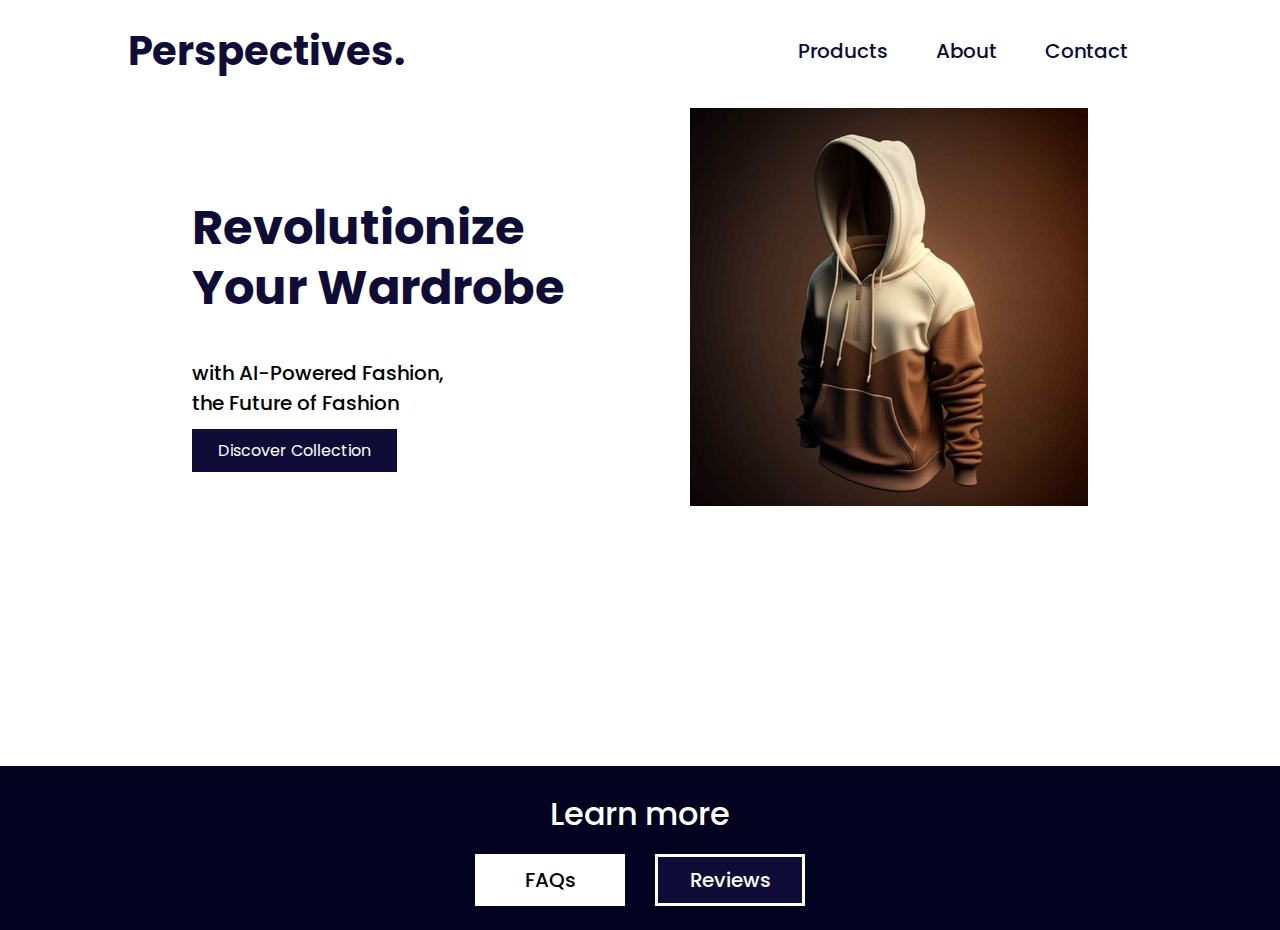
<file: index.html>
<html>
        <head>
                <link rel="stylesheet" type = "text/css" href="nav_and_footer.css"> 
                <meta name="viewport" content="width=device-width, initial-scale=1.0">
                <title>Perspectives</title>
                <style>
                        .content 
                        {
                                height: auto;
                                min-height: 66%;
                                display: flex;
                                margin-top: 12vh;
                                margin-left: 15%;
                                margin-right: 15%;
                                margin-bottom: 5%;
                        }



                        .left-box h2
                        {
                                font-weight: bold;
                                line-height: 60px;
                                padding-top: 50px;
                        }



                        .discover-collection-text
                        {
                                font-size: 16px;
                                width: 150px;
                                border-width: 3px;
                                border-color: white;
                                border-style: solid;
                                text-align: center;
                                padding: 8px 24px;
                                color: white;
                                background-color: #0F0D37;
                        }

                        .discover-collection-text:hover {
                                color: #0F0D37;
                                background-color: white;
                        }



                        
                        /* Phone size: */
                        @media only screen and (max-width: 767px)
                        {
                                .left-box h2
                                {
                                        font-size: 32px;
                                        font-weight: bold;
                                        line-height: 40px;
                                        padding-top: 50px;
                                }
                                .content
                                {
                                        margin-right: 100px;
                                }
                        }



                        @media screen and (max-width: 1000px) {
                                .content {
                                        display: block;
                                }
                        }

                        .left-box {
                                flex: 5;
                        }
                        .right-box {
                                flex: 4; 
                                /* border: 2px solid #0F0D37; */
                        }

                        h2 {
                                font-family: 'Poppins';
                                font-style: normal;
                                font-weight: 500;
                                font-size: 48px;
                                
                                line-height: 80px;

                                color: #0F0D37;
                        }

                </style>
        </head>
        <body>
                <!-- Top Nav -->
                <header>
                        <div class="navbar">
                                <div class="logo">
                                        <a href="index.html"><h1>Perspectives.</h1></a>
                                </div>
                        
                                <div class="links normal-text">
                                        <a href="products.html">Products</a>
                                        <a href="about_us.html">About</a>
                                        <a href="contact_us.html">Contact</a>
                                        <a class="menu" onclick="openNav() ">&#9776</a>
                                </div> 
                        </div> 
                        <!-- mobile nav -->
                        <div id="mobileNav" class="overlay ">
                                <a class="closebtn" onclick="closeNav()">&times;</a>
                                <div class="overlay-content ">
                                        <a href="products.html">Products</a>
                                        <a href="about_us.html">About</a>
                                        <a href="contact_us.html">Contact</a>
                                </div>
                        </div>
                        <script>
                                /* Open when someone clicks on the span element */
                                function openNav() {
                                        document.getElementById("mobileNav").style.width = "100%";
                                }
        
                                /* Close when someone clicks on the "x" symbol inside the overlay */
                                function closeNav() {
                                        document.getElementById("mobileNav").style.width = "0%";
                                }
                        </script>
                </header>

                <div class="content">
                        <div class="left-box">
                                <h2>Revolutionize<br>Your Wardrobe</h2>
                                <p class="normal-text">with AI-Powered Fashion,<br>the Future of Fashion</p>
                                <a class="discover-collection-text" style="border-width: 2px; border-style: solid; border-color: #0F0D37;" href="products.html">
                                        Discover Collection
                                </a>
                        </div>
                        <br>
                        <div class="right-box">
                                <img style="height: auto; width: 100%" src="img/Home_page.jpg" alt="">
                        </div>
                </div>
                

                <!-- Footer -->
                <footer>
                        <div class="footer">
                                <div class="footer-center-container">
                                        <div class="footer-learn-more large-text">Learn more</div>
                                        <div class="footer-buttons-container">
                                                <a class="footer-button1 normal-text" href="faqs.html">
                                                        FAQs
                                                </a>
                                                <a class="footer-button2 normal-text" href="reviews.html">
                                                        Reviews
                                                </a>
                                        </div>
                                </div>
                        </div>
                </footer>
        </body>
</html>
</file>
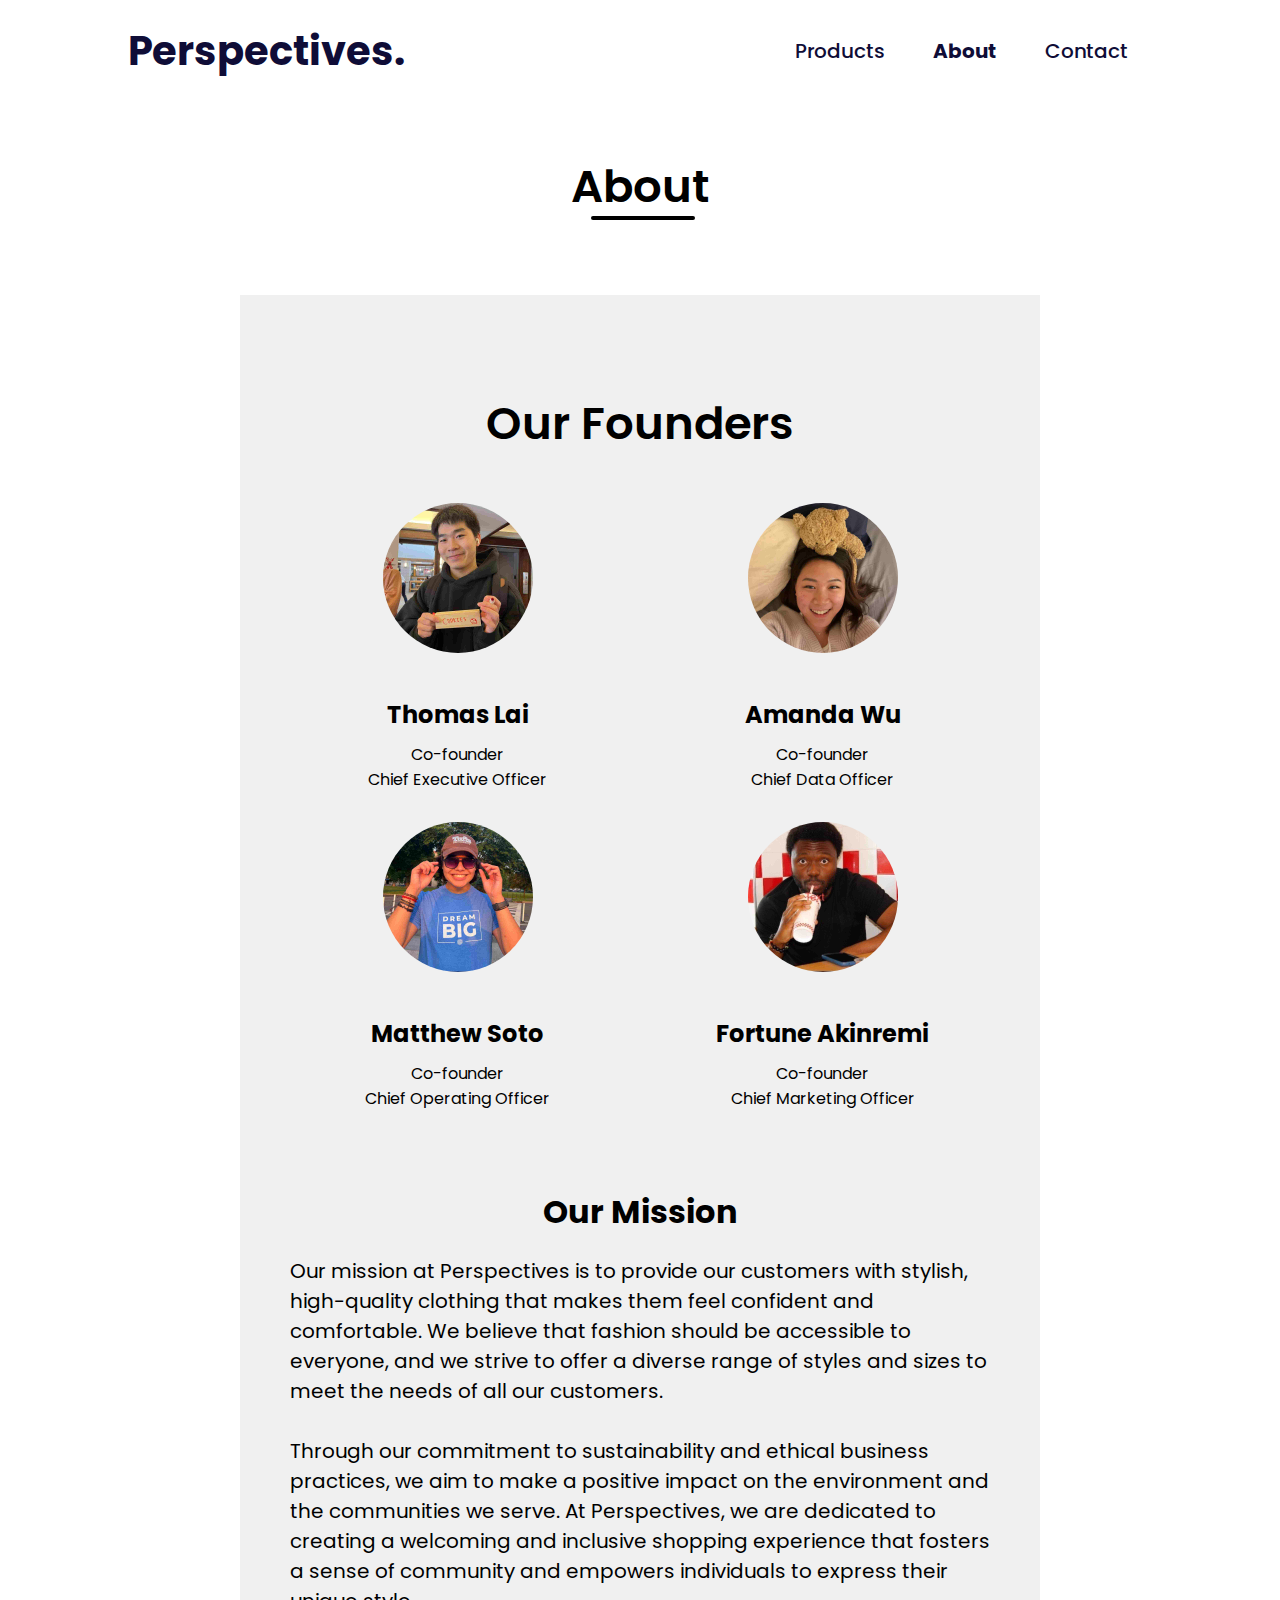
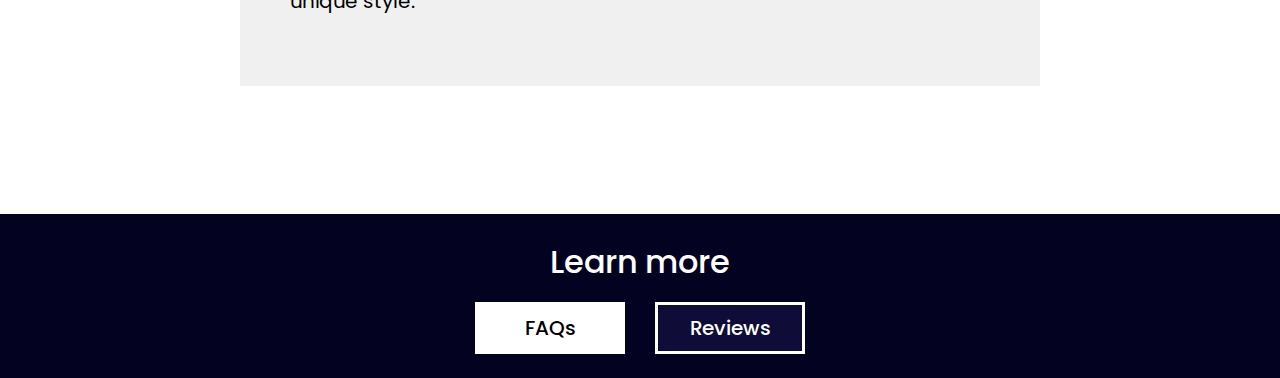
<file: about_us.html>
<html>
<head>
    <link rel="stylesheet" type = "text/css" href="nav_and_footer.css">
    <link rel="stylesheet" type = "text/css" href="about_us.css">
    <meta name="viewport" content="width=device-width, initial-scale=1.0">
    <meta name="authors" content="Thomas Lai, Amanda Wu, Fortune Akinremi, Matthew Soto">
    <title>Perspectives</title>
</head>
<body>
    <!-- start Top Nav -->
    <header>
        <div class="navbar">
                <div class="logo">
                        <a href="index.html"><h1>Perspectives.</h1></a>
                </div>
        
                <div class="links normal-text">
                        <a href="products.html">Products</a>
                        <a href="about_us.html" class="active">About</a>
                        <a href="contact_us.html">Contact</a>
                        <a class="menu" onclick="openNav() ">&#9776</a>
                </div>
        </div> 
    <!-- end of Top Nav -->

    <!-- mobile nav -->
        <div id="mobileNav" class="overlay ">
                <a class="closebtn" onclick="closeNav()">&times;</a>
                <div class="overlay-content ">
                        <a href="products.html">Products</a>
                        <a href="about_us.html">About</a>
                        <a href="contact_us.html">Contact</a>
                </div>
        </div>
    <!-- end of mobile nav -->
        <script>
                /* Open when someone clicks on the span element */
                function openNav() {
                        document.getElementById("mobileNav").style.width = "100%";
                }

                /* Close when someone clicks on the "x" symbol inside the overlay */
                function closeNav() {
                        document.getElementById("mobileNav").style.width = "0%";
                }
        </script>
    </header>
        
        <!-- Use this if you need space between navigation bar and your content -->
        <!-- <div style="margin-top: 10%; background-color: lightgray;">offset</div> -->

    <div class="the_gian_section">
        <div class="title">
                <p>About</p>
                <div class="body-title-underline"></div>
        </div>
        
        <div class="about-us-section">
                <div class="title">
                        <p>Our Founders</p>
                </div>

            <div class="founder-grid">
                <div class="founder">
                    <img src="img/F_Thomas_midterm.jpg" alt="Founder 1">
                    <h3>Thomas Lai</h3>
                    <ul style = "list-style-type: none; text-align: center;margin:0;padding: 0;">
                        <li>Co-founder</li>
                        <li>Chief Executive Officer</li>
                    </ul>
                </div>
                <div class="founder">
                    <img src="img/F_Amanda_midterm.jpg" alt="Founder 2">
                    <h3>Amanda Wu</h3>
                    <ul style = "list-style-type: none; text-align: center;margin:0;padding: 0;">
                        <li>Co-founder</li>
                        <li>Chief Data Officer</li>
                    </ul>
                </div>
                    <div class="founder">
                    <img src="img/F_Matt_midterm.jpg" alt="Founder 3">
                    <h3>Matthew Soto</h3>
                    <ul style = "list-style-type: none; text-align: center;margin:0;padding: 0;">
                        <li>Co-founder</li>
                        <li>Chief Operating Officer</li>
                    </ul>
                </div>
                    <div class="founder">
                    <img src="img/F_Fortune_midterm.jpg" alt="Founder 4">
                    <h3>Fortune Akinremi</h3>
                    <ul style = "list-style-type: none; text-align: center;margin:0;padding: 0;">
                        <li>Co-founder</li>
                        <li>Chief Marketing Officer</li>
                    </ul>
                </div>
            </div>
            <br>
            <br>
            <h2>Our Mission</h2>
            <p class="text_for_mission">
                Our mission at Perspectives is to provide our customers with stylish, 
                high-quality clothing that makes them feel confident and comfortable. We believe 
                that fashion should be accessible to everyone, and we strive to offer a diverse 
                range of styles and sizes to meet the needs of all our customers. 
                <br><br>
                Through our commitment 
                to sustainability and ethical business practices, we aim to make a positive impact on the 
                environment and the communities we serve. At Perspectives, we are dedicated to 
                creating a welcoming and inclusive shopping experience that fosters a sense of community 
                and empowers individuals to express their unique style.</p>
        </div>
    </div>

    <!-- Footer -->
    <footer>
        <div class="footer">
                <div class="footer-center-container">
                        <div class="footer-learn-more large-text">Learn more</div>
                        <div class="footer-buttons-container">
                                <a class="footer-button1 normal-text" href="faqs.html">
                                        FAQs
                                </a>
                                <a class="footer-button2 normal-text" href="reviews.html">
                                        Reviews
                                </a>
                        </div>
                </div>
        </div>
</footer>

</body>
</html>
</file>
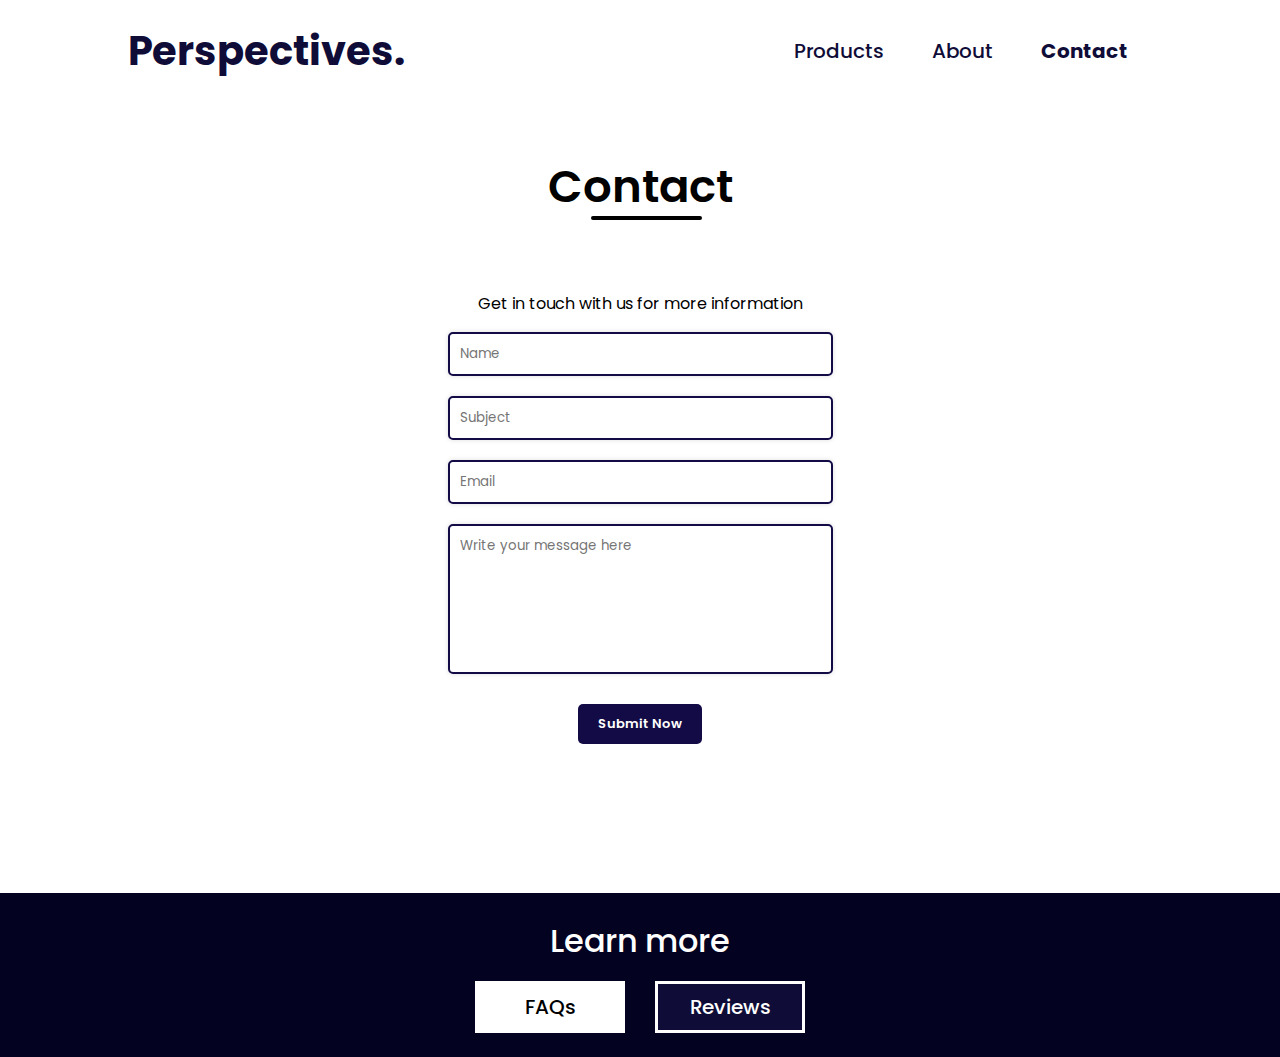
<file: contact_us.html>
<!DOCTYPE html>
<html>
        <head>
                <meta charset="UTF-8">
                <meta name="viewport" content="width=device-width, initial-scale=1.0">
                <title>Contact</title>
                <link rel="stylesheet" href="nav_and_footer.css">
                <link rel="stylesheet" href="contact_us.css">
        </head>


        <body>
                <!-- Header -->
               <!-- Top Nav -->
               <header>
                        <div class="navbar">
                                <div class="logo">
                                        <a href="index.html"><h1>Perspectives.</h1></a>
                                </div>
                        
                                <div class="links normal-text">
                                        <a href="products.html">Products</a>
                                        <a href="about_us.html">About</a>
                                        <a href="contact_us.html" class="active">Contact</a>
                                        <a class="menu" onclick="openNav() ">&#9776</a>
                                </div> 
                        </div> 
                        <!-- mobile nav -->
                        <div id="mobileNav" class="overlay ">
                                <a class="closebtn" onclick="closeNav()">&times;</a>
                                <div class="overlay-content ">
                                        <a href="products.html">Products</a>
                                        <a href="about_us.html">About</a>
                                        <a href="contact_us.html">Contact</a>
                                </div>
                        </div>
                        <script>
                                /* Open when someone clicks on the span element */
                                function openNav() {
                                        document.getElementById("mobileNav").style.width = "100%";
                                }

                                /* Close when someone clicks on the "x" symbol inside the overlay */
                                function closeNav() {
                                        document.getElementById("mobileNav").style.width = "0%";
                                }
                        </script>
                </header>


                <!-- Body -->
                <div class="body-container">
                        <div class="title">
                                <p>Contact</p>
                                <div class="title-underline"></div>
                        </div>
                        
                        <p>Get in touch with us for more information</p>
                        
                        <div class="form-container">
                                <form>
                                        <input type="text" id="name" name="name" placeholder="Name" required>
                                        <input type="text" id="subject" name="subject" placeholder="Subject" required>
                                        <input type="email" id="mail" name="mail" placeholder="Email" required>
                                        <textarea id="message" name="message" placeholder="Write your message here" required></textarea>
                                        <button type="submit">Submit Now</button>
                                </form>
                        </div>
                </div>



                <!-- Footer -->
                <footer>
                        <div class="footer">
                                <div class="footer-center-container">
                                        <div class="footer-learn-more large-text">Learn more</div>
                                        <div class="footer-buttons-container">
                                                <a class="footer-button1 normal-text" href="faqs.html">
                                                        FAQs
                                                </a>
                                                <a class="footer-button2 normal-text" href="reviews.html">
                                                        Reviews
                                                </a>
                                        </div>
                                </div>
                        </div>
                </footer>
              
        </body>
</html>
</file>
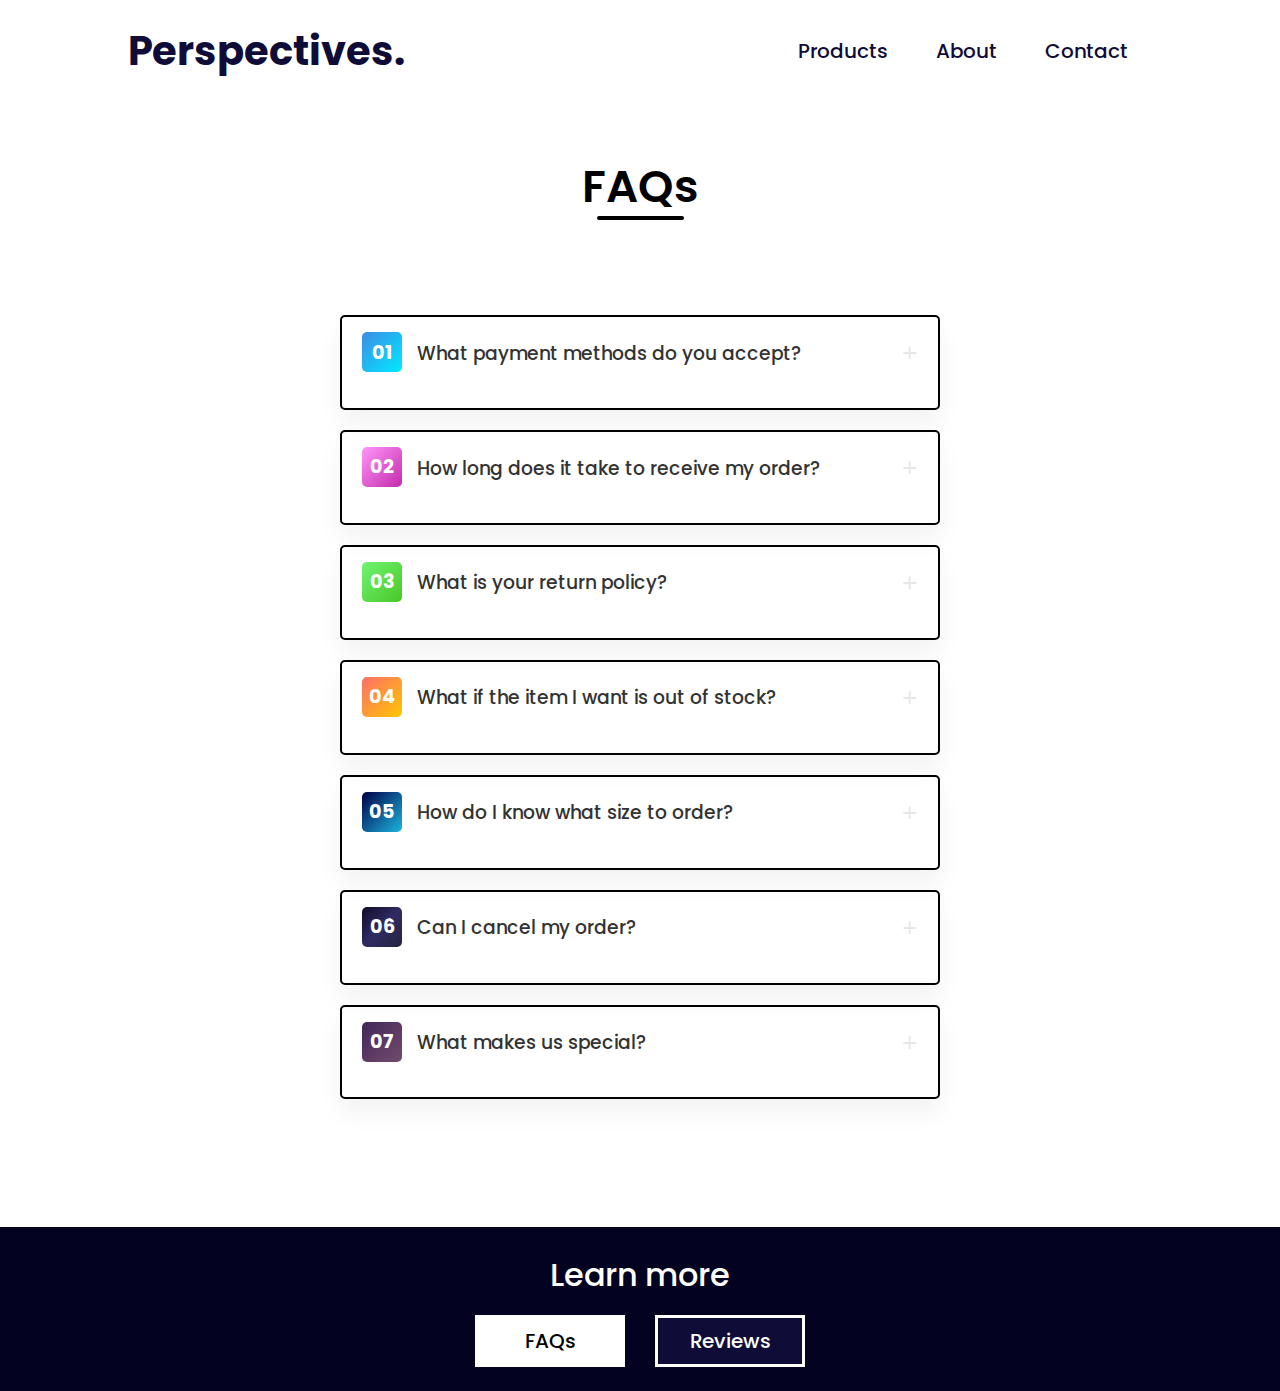
<file: faqs.html>
<!DOCTYPE html>
<html lang="en">
        <head>
                <meta charset="UTF-8">
                <meta http-equiv="X-UA-Compatible" content="IE=edge">
                <meta name="viewport" content="width=device-width, initial-scale=1.0">
                <link rel="stylesheet" href="faqs.css">
                <link rel="stylesheet" href="nav_and_footer.css">
                <title>FAQ's</title>
        </head>
        <body>

                <!-- Header -->
                <!-- Top Nav -->
                <header>
                        <div class="navbar">
                                <div class="logo">
                                        <a href="index.html"><h1>Perspectives.</h1></a>
                                </div>
                        
                                <div class="links normal-text">
                                        <a href="products.html">Products</a>
                                        <a href="about_us.html">About</a>
                                        <a href="contact_us.html">Contact</a>
                                        <a class="menu" onclick="openNav() ">&#9776</a>
                                </div> 
                        </div> 
                        <!-- mobile nav -->
                        <div id="mobileNav" class="overlay ">
                                <a class="closebtn" onclick="closeNav()">&times;</a>
                                <div class="overlay-content ">
                                        <a href="products.html">Products</a>
                                        <a href="about_us.html">About</a>
                                        <a href="contact_us.html">Contact</a>
                                </div>
                        </div>
                        <script>
                                /* Open when someone clicks on the span element */
                                function openNav() {
                                        document.getElementById("mobileNav").style.width = "100%";
                                }
        
                                /* Close when someone clicks on the "x" symbol inside the overlay */
                                function closeNav() {
                                        document.getElementById("mobileNav").style.width = "0%";
                                }
                        </script>
                </header>



                <!-- Main part of page -->
                <div class="main">
                        <div class="container">
                                <div class="title">
                                        <p>FAQs</p>
                                        <div class="title-underline"></div>
                                </div>
        
        
                                <div class="question-box">
                                <input type="radio" name="acc" id="acc1">
                                <label for="acc1">
                                        <h2>01</h2>    
                                        <h3>What payment methods do you accept?</h3>    
                                </label>
                                <div class="answer">
                                                <p>
                                                        We accept a variety of payment methods,
                                                        including credit cards, PayPal, and Apple Pay.
                                                        You can select your preferred payment method during checkout.
                                                </p>
                                </div>
                                </div>
        
        
                                <div class="question-box">
                                        <input type="radio" name="acc" id="acc2">
                                        <label for="acc2">
                                                <h2>02</h2>    
                                                <h3>How long does it take to receive my order?</h3>    
                                        </label>
                                        <div class="answer">
                                                <p>
                                                        Delivery times can vary depending on your location
                                                        and the shipping method you choose during checkout.
                                                        We aim to process and ship orders as quickly as possible,
                                                        and most orders are delivered within 5-7 business days.
                                                </p>
                                        </div>
                                </div>
        
        
                                <div class="question-box">
                                        <input type="radio" name="acc" id="acc3">
                                        <label for="acc3">
                                                <h2>03</h2>    
                                                <h3>What is your return policy?</h3>    
                                        </label>
                                        <div class="answer">
                                                <p>
                                                        We offer a no-questions-asked return policy on all of our items.
                                                        If you're not satisfied with your purchase for any reason,
                                                        you can return it within 30 days for a full refund or exchange.
                                                </p>
                                        </div>
                                </div>
        
        
        
                                <div class="question-box">
                                        <input type="radio" name="acc" id="acc4">
                                        <label for="acc4">
                                                <h2>04</h2>    
                                                <h3>What if the item I want is out of stock?</h3>    
                                        </label>
                                        <div class="answer">
                                                <p>
                                                        If an item you want is out of stock, you can sign up for our
                                                        email notifications to be alerted when it becomes available again.
                                                        Alternatively, you can contact our customer service team to
                                                        inquire about restocking times.
                                                </p>
                                        </div>
                                </div>

                                <div class="question-box">
                                        <input type="radio" name="acc" id="acc5">
                                        <label for="acc5">
                                                <h2>05</h2>    
                                                <h3>How do I know what size to order?</h3>    
                                        </label>
                                        <div class="answer">
                                                <p>
                                                        We provide detailed size charts on each product page to help you choose the
                                                        right size. If you're still unsure, you can contact our customer service team
                                                        for assistance.
                                                </p>
                                        </div>
                                </div>

                                <div class="question-box">
                                        <input type="radio" name="acc" id="acc6">
                                        <label for="acc6">
                                                <h2>06</h2>    
                                                <h3>Can I cancel my order?</h3>    
                                        </label>
                                        <div class="answer">
                                                <p>
                                                        If you need to cancel your order for any reason, please contact our
                                                        customer service team as soon as possible. We will do our best to
                                                        accommodate your request, but please note that if your order has already
                                                        been shipped, we may not be able to cancel it.
                                                </p>
                                        </div>
                                </div>

                                <div class="question-box">
                                        <input type="radio" name="acc" id="acc7">
                                        <label for="acc7">
                                                <h2>07</h2>    
                                                <h3>What makes us special?</h3>    
                                        </label>
                                        <div class="answer">
                                                <p>
                                                        Our clothing is truly one-of-a-kind because we use AI tools to design
                                                        and produce them! Our technology allows for precision and accuracy, making
                                                        sure that our designs are flawlessly translated from digital files to physical
                                                        garments. Plus, our process is more efficient, which means that you get your
                                                        clothing faster! We can even create personalized designs based on your unique style.
                                                        And the best part? Our approach to fashion is sustainable, which means that we're helping
                                                        to save the environment while creating some seriously cool clothes. So join us on the
                                                        cutting-edge of fashion design -- we promise it'll be a wild ride!




                                                </p>
                                        </div>
                                </div>
                        </div>
        
                </div>
                


                <!-- Footer -->
                <footer>
                        <div class="footer">
                                <div class="footer-center-container">
                                        <div class="footer-learn-more large-text">Learn more</div>
                                        <div class="footer-buttons-container">
                                                <a class="footer-button1 normal-text" href="Faqs.html">
                                                        FAQs
                                                </a>
                                                <a class="footer-button2 normal-text" href="reviews.html">
                                                        Reviews
                                                </a>
                                        </div>
                                </div>
                        </div>
                </footer>
        </body>
</html>
</file>
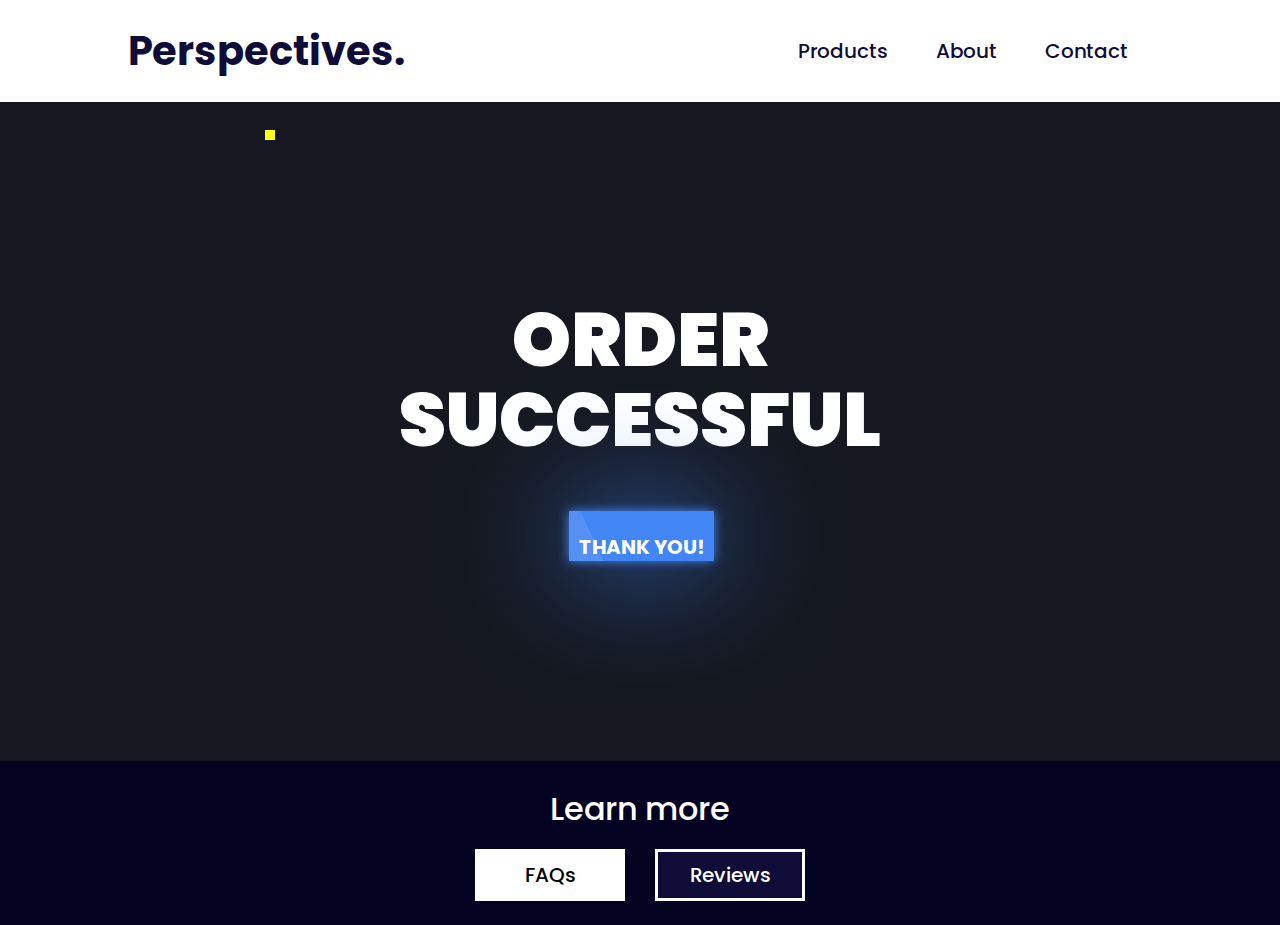
<file: order.html>
<!DOCTYPE html>
<html lang="en">
        <head>
                <meta charset="UTF-8">
                <meta http-equiv="X-UA-Compatible" content="IE=edge">
                <meta name="viewport" content="width=device-width, initial-scale=1.0">
                <link rel="stylesheet" href="order.css">
                <link rel="stylesheet" type = "text/css" href="nav_and_footer.css"> 
                <link href="https://fonts.googleapis.com/css2?family=Poppins:wght@300;400;500;600;700;800;900&display=swap" rel="stylesheet">
                <title>Order</title>
        </head>

        <body>
                <!-- Top Nav -->
                <header>
                        <div class="navbar">
                                <div class="logo">
                                        <a href="index.html"><h1>Perspectives.</h1></a>
                                </div>
                        
                                <div class="links normal-text">
                                        <a href="products.html">Products</a>
                                        <a href="about_us.html">About</a>
                                        <a href="contact_us.html">Contact</a>
                                        <a class="menu" onclick="openNav() ">&#9776</a>
                                </div> 
                        </div> 
                        <!-- mobile nav -->
                        <div id="mobileNav" class="overlay ">
                                <a class="closebtn" onclick="closeNav()">&times;</a>
                                <div class="overlay-content ">
                                        <a href="products.html">Products</a>
                                        <a href="about_us.html">About</a>
                                        <a href="contact_us.html">Contact</a>
                                </div>
                        </div>
                        <script>
                                /* Open when someone clicks on the span element */
                                function openNav() {
                                        document.getElementById("mobileNav").style.width = "100%";
                                }
        
                                /* Close when someone clicks on the "x" symbol inside the overlay */
                                function closeNav() {
                                        document.getElementById("mobileNav").style.width = "0%";
                                }
                        </script>
                </header>



                <!-- Main Content -->
                <div class="main">
                        <div class="container">
                                <h1>
                                        ORDER<br>SUCCESSFUL
                                </h1>
        
                                <div class="animated-text">
                                        <h2>Thank you!</h2>
                                        <h2>MERCI!</h2>
                                        <h2>Gracias!</h2>
                                        <h2>Xièxiè!</h2>
                                </div>
                        </div>



                        <!-- The confetti on the screen -->
                        <div class="animation-container">
                                <div class="burst">
                                        <div class="line"></div>
                                        <div class="line"></div>
                                        <div class="line"></div>
                                        <div class="line"></div>
                                        <div class="line"></div>
                                        <div class="line"></div>
                                        <div class="line"></div>
                                        <div class="line"></div>
                                </div>
                        </div>

                        <script type="text/javascript">
                                function createBurst()
                                {
                                        let animContainer = document.querySelector('.animation-container');
                                        let burst = document.querySelector('.burst');
                
                                        burst.style.top = Math.random() * 550 + 'px';
                                        burst.style.left = Math.random() * 750 + 'px';
                
                                        let burstClone = burst.cloneNode(true);
                                        animContainer.appendChild(burstClone);
                
                                        setTimeout(() => {
                                                burstClone.remove();
                                        }, 20000);
                                }
                                setInterval(createBurst, 2000);
                        </script>
                </div>




                <!-- Footer -->
                <footer>
                        <div class="footer">
                                <div class="footer-center-container">
                                        <div class="footer-learn-more large-text">Learn more</div>
                                        <div class="footer-buttons-container">
                                                <a class="footer-button1 normal-text" href="faqs.html">
                                                        FAQs
                                                </a>
                                                <a class="footer-button2 normal-text" href="reviews.html">
                                                        Reviews
                                                </a>
                                        </div>
                                </div>
                        </div>
                </footer>
        </body>
</html>
</file>
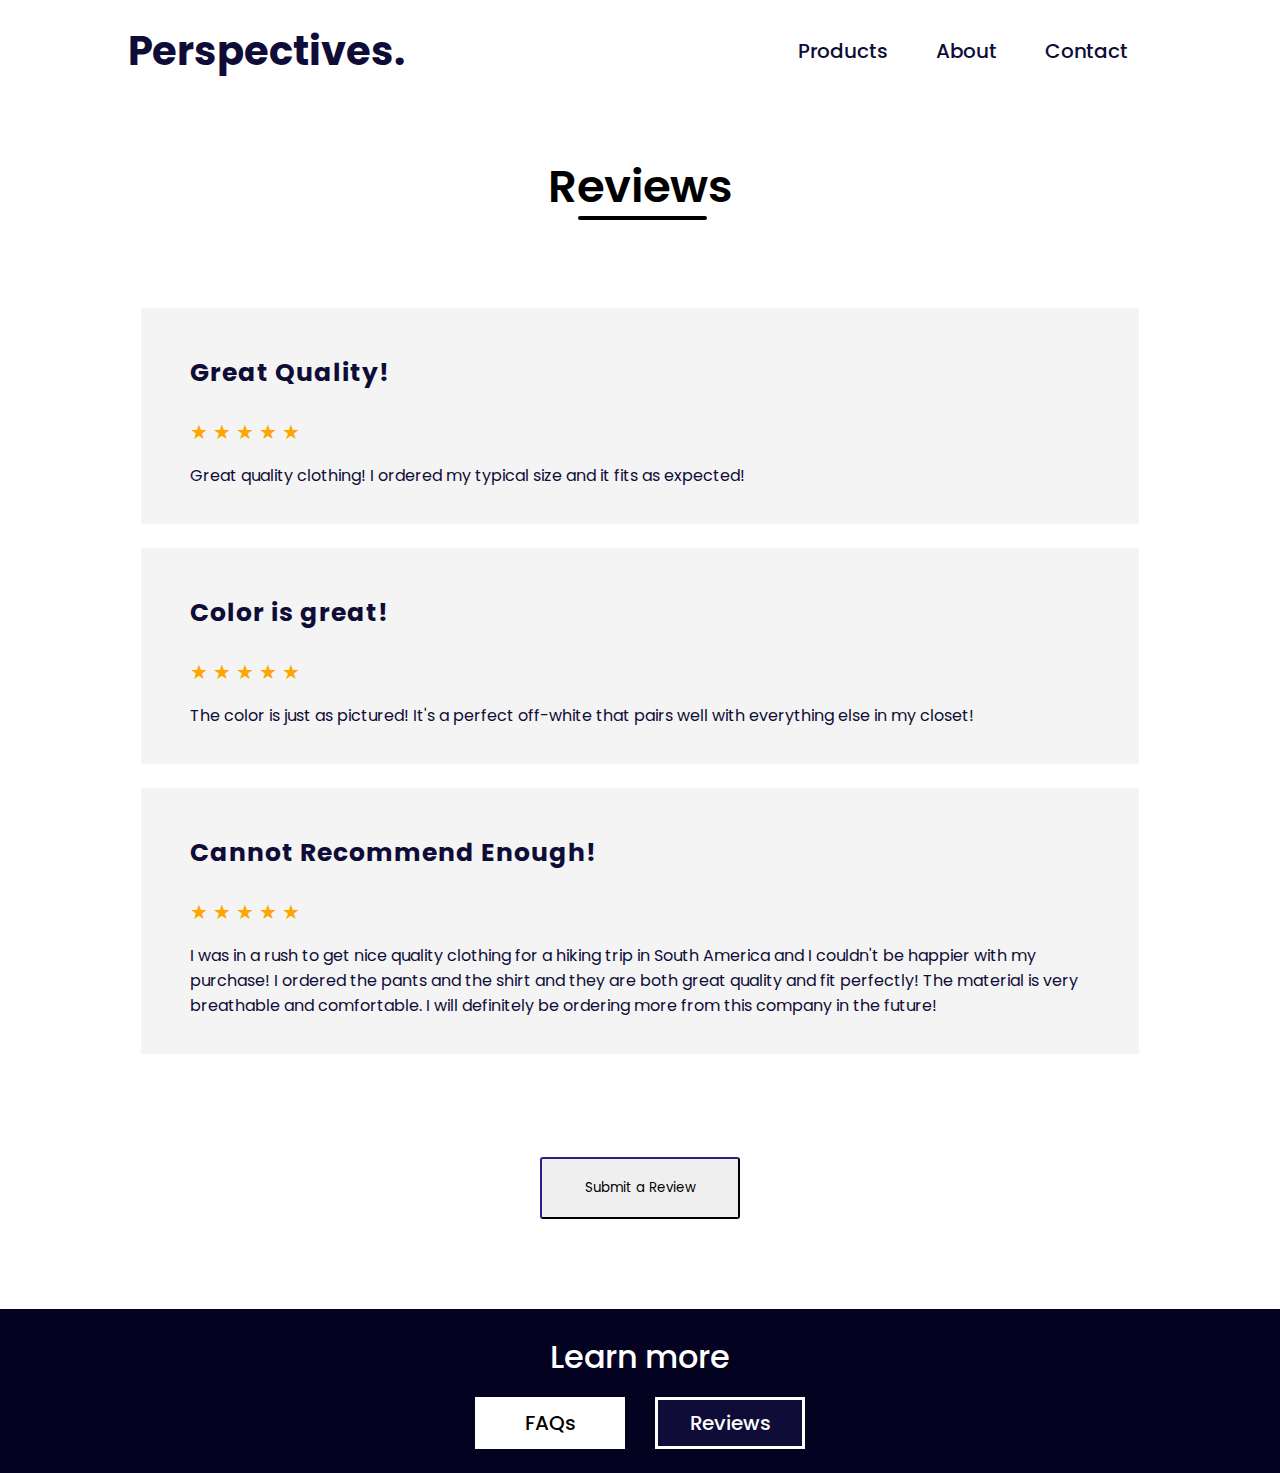
<file: reviews.html>
<html>
<head>
    <link rel="stylesheet" type = "text/css" href="nav_and_footer.css">
    <link rel="stylesheet" type = "text/css" href="reviews.css">
    <script src="https://ajax.googleapis.com/ajax/libs/jquery/3.6.3/jquery.min.js"></script>
    <meta name="viewport" content="width=device-width, initial-scale=1.0">
    <meta name="authors" content="Thomas Lai, Amanda Wu, Fortune Akinremi, Matthew Soto">
    <title>Reviews</title>
    <script>
        function validateForm() {
            let lname = document.querySelector("input[name='lname']");
            let fname = document.querySelector("input[name='fname']");
            let rating = document.querySelector("select[name='rating']");
            if (fname.value == "") {
                alert("Please enter your first name");
                return false;
            }
            else if (lname.value == "") {
                alert("Please enter your last name");
                return false;
            } else if (rating.value == "") {
                alert("Please rate your experience");
                return false;
            }
            return true;
        }

    $(document).ready(function() {
        $('#form').hide();
        $('#write').on('click', function() {
            $('#form').show();
            $('#write').hide();
        });
		$('#submit').click(function(event) {
            event.preventDefault();
			let valid = validateForm();
			if (valid) {
				alert("Thank you for your review!")
                $('#form').hide();
            }
		});
	});
    </script>
</head>
<body>
    <!-- start Top Nav -->
    <header>
        <div class="navbar">
                <div class="logo">
                        <a href="index.html"><h1>Perspectives.</h1></a>
                </div>

                <div class="links normal-text">
                        <a href="products.html">Products</a>
                        <a href="about_us.html">About</a>
                        <a href="contact_us.html">Contact</a>
                        <a class="menu" onclick="openNav() ">&#9776</a>
                </div>
        </div>
    <!-- end of Top Nav -->

    <!-- mobile nav -->
        <div id="mobileNav" class="overlay ">
                <a class="closebtn" onclick="closeNav()">&times;</a>
                <div class="overlay-content ">
                        <a href="products.html">Products</a>
                        <a href="about_us.html">About</a>
                        <a href="contact_us.html">Contact</a>
                </div>
        </div>
    <!-- end of mobile nav -->
        <script>
                /* Open when someone clicks on the span element */
                function openNav() {
                        document.getElementById("mobileNav").style.width = "100%";
                }

                /* Close when someone clicks on the "x" symbol inside the overlay */
                function closeNav() {
                        document.getElementById("mobileNav").style.width = "0%";
                }
        </script>
    </header>

    <div class="content">
        <div class="title">
                <p>Reviews</p>
                <div class="title-underline"></div>
        </div>

        <!-- table of reviews -->
        <table class="review-table" style="max-height: 10%;">
                <tr>
                <td>
                        <div class="review">
                                <div class="review-title">
                                        <h3>Great Quality!</h3>
                                        <div class="star-ratings">
                                        <span class="star">&#9733;</span>
                                        <span class="star">&#9733;</span>
                                        <span class="star">&#9733;</span>
                                        <span class="star">&#9733;</span>
                                        <span class="star">&#9733;</span>
                                        </div>
                                </div>
                                <div class="review-content">
                                        <p>Great quality clothing! I ordered my typical size and it fits as expected!</p>
                                </div>
                        </div>
                </td>
                </tr>
                <tr>
                <td>
                        <div class="review">
                        <div class="review-title">
                                <h3>Color is great!</h3>
                                <div class="star-ratings">
                                <span class="star">&#9733;</span>
                                <span class="star">&#9733;</span>
                                <span class="star">&#9733;</span>
                                <span class="star">&#9733;</span>
                                <span class="star">&#9733;</span>
                                </div>
                        </div>
                        <div class="review-content">
                                <p>The color is just as pictured! It's a perfect off-white that pairs well with
                                everything else in my closet!</p>
                                </p>
                        </div>
                        </div>
                </td>
                </tr>
                <tr>
                <td>
                        <div class="review">
                        <div class="review-title">
                                <h3>Cannot Recommend Enough!</h3>
                                <div class="star-ratings">
                                <span class="star">&#9733;</span>
                                <span class="star">&#9733;</span>
                                <span class="star">&#9733;</span>
                                <span class="star">&#9733;</span>
                                <span class="star">&#9733;</span>
                                </div>
                        </div>
                        <div class="review-content">
                                <p>I was in a rush to get nice quality clothing for a hiking trip in
                                South America and I couldn't be happier with my purchase! I ordered
                                the pants and the shirt and they are both great quality and fit perfectly!
                                The material is very breathable and comfortable. I will definitely be
                                ordering more from this company in the future!
                                </p>
                                </p>
                        </div>
                        </div>
                </td>
                </tr>
        </table>
        <!-- submit review button -->
        <button class="write-review-button" id="write" style="font-family: 'Poppins';">Submit a Review</button>
        <!-- Write a review form: -->
        <form class="write-review" id="form">
                <h3 style="margin-bottom: 5%;">Submit a Review:</h3>
                <p class="userInfo"><label>First Name*:</label> <input type="text"  name='fname' style="margin-left: 1%; font-family: 'Poppins';"/></p>
                <p class="userInfo"><label>Last Name*:</label>  <input type="text"  name='lname' style="margin-left: 1%; font-family: 'Poppins';"/></p> <br>
                <label> Did you return this item? </label>
                <p>
                <input type="radio"  name="r" value = "yes"/>Yes
                <input type="radio"  name='r' value = 'no'/>No
                </p> <br>
                <label for="genre" class="label">Rate Experience* (1 = terrible and 5 = Phenomenal):</label>

                <select name="rating" style="margin: 2%; font-family: 'Poppins';">
                <option value="">Choose an Option</option>
                <option value="1">1</option>
                <option value="2">2</option>
                <option value="3">3</option>
                <option value="4">4</option>
                <option value="5">5</option>
                </select>
                <p class="userInfo"><label>Share Details of Your Experience:</label><br>
                <textarea name="text" type="text" placeholder="Write something.." style="width: 90%; height: 15%; padding: 1%; margin: 2%; font-family: 'Poppins';"></textarea></p>
                <br><br>

                <button class="submit-review" id="submit">Submit</button>
        </form>

    </div>


    <!-- Footer -->
    <footer>
        <div class="footer">
                <div class="footer-center-container">
                        <div class="footer-learn-more large-text">Learn more</div>
                        <div class="footer-buttons-container">
                                <a class="footer-button1 normal-text" href="faqs.html">
                                        FAQs
                                </a>
                                <a class="footer-button2 normal-text" href="reviews.html">
                                        Reviews
                                </a>
                        </div>
                </div>
        </div>
</footer>
</body>
</html>
</file>
<file: nav_and_footer.css>
/* stylesheet for top navigation and footer */

/* font */
@import url('https://fonts.googleapis.com/css2?family=Poppins:wght@300;400;500;600;700&display=swap');

*
{
        font-family: "Poppins", sans-serif;
        box-sizing: border-box;
}

html {
        position: relative;
        margin: 0;
}

body {
        margin: 0;
}

.title {
        color: black;
        font-size: 45px;
        font-weight: 600;
        text-align: center;
}

.logo {
        float: left;
        margin-left: 10%;
}

.logo a {
        font-family: 'Poppins';
        font-style: normal;
        font-weight: 700;
        font-size: 20px;
        line-height: 48px;
        display: flex;
        align-items: center;

        color: #0F0D37;   
}

.navbar {
        background-color: white;
        position: fixed;
        margin: 0;
        padding: 0;
        top: 0;
        left: 0;
        z-index: 1;
        width: 100%;

        justify-content: space-between;
        display: flex;
        align-items: center;
}

.links {
        margin-right: 10%;
        float: right;
}

.links a {
        float: left;
        text-align: center;
        padding: 16px 24px;
        display: block;
        color: #0F0D37;
}

.navbar .links a:hover {
        background-color:#0F0D37;
        color: white;
}


.navbar .active {
    font-weight: bold;
}


.logo a:hover {
        text-decoration-line:underline ;
}

.normal-text {
        font-family: 'Poppins';
        font-style: normal;
        font-weight: 500;
        font-size: 20px;
        line-height: 30px;
}

.large-text {
        font-family: 'Poppins';
        font-style: normal;
        font-weight: 500;
        font-size: 32px;
        line-height: 48px;
}

.footer {
        display: flex;
        background-color: #030220;
        justify-content: center;
        flex-direction: column;

        padding: 8px;
        width: 100%;
        margin: 0;
}


.footer-center-container {
        display: flex;
        flex-direction: column;
}

.footer-learn-more {
        text-align: center;
        color: #FFFFFF;
        margin: 16px;
}

.footer-button1 {
        background-color: white;
}

.footer-button2 {
        background-color: #0F0D37;        
}

.footer-button1, .footer-button2 {
        width: 150px;
        border-width: 3px;
        border-color: white;
        border-style: solid;
        text-align: center;
        padding: 8px 24px;
}

.footer-buttons-container {
        display: flex; 
        margin-bottom: 16px; 
        justify-content: center;
        gap: 30px;
}

.footer-button1 {
        color: #000000;
}

.footer-button2 {
        color: white;
}

.footer-button1:hover {
        color: white;
        background-color: #0F0D37;
}
.footer-button2:hover {
        color: #0F0D37;
        background-color: white;
}

a {
        text-decoration: none;
}



/* When the screen is less than 600 pixels wide, hide all links, except for the first one ("Home"). Show the link that contains should open and close the navbar (.icon) */
@media screen and (max-width: 1000px) {
        .links a:not(:last-child) {display: none;}
        .navbar a.menu {
          float: left;
          display: block;
          font-size: 32px;
        }
}

@media screen and (min-width: 1000px) {
        a.menu {
                display: none;
        }
} 
    /* mobile nav */
    /* The Overlay (background) */
    
    .overlay {
        /* Height & width depends on how you want to reveal the overlay (see JS below) */
        height: 100%;
        width: 0;
        position: fixed;
        z-index: 1;
        left: 0;
        top: 0;
        background-color: black;
        /* Black fallback color */
        background-color: rgba(0, 0, 0, 0.9);
        /* Black w/opacity */
        overflow-x: hidden;
        /* Disable horizontal scroll */
        transition: 0.5s;
        /* 0.5 second transition effect to slide in or slide down the overlay (height or width, depending on reveal) */
    }
    /* Position the content inside the overlay */
    
    .overlay-content {
        position: relative;
        top: 25%;
        width: 100%;
        text-align: center;
        margin-top: 30px;
        /* 30px top margin to avoid conflict with the close button on smaller screens */
    }
    /* The navigation links inside the overlay */
    
    .overlay a {
        padding: 8px;
        text-decoration: none;
        font-size: 36px;
        color: white;
        display: block;
        /* Display block instead of inline */
        transition: 0.3s;
        /* Transition effects on hover (color) */
    }
    
    .overlay a:hover,
    .overlay a:focus {
        color: grey;
    }
    /* Position the close button (top right corner) */
    
    .overlay .closebtn {
        position: absolute;
        top: 20px;
        right: 45px;
        font-size: 50px;
        cursor: pointer;
    }
    
    /* screen height < 450 pixels,
    font-size of the links and position the close button again, so they don't overlap */
    
    @media screen and (max-height: 450px) {
        .overlay a {
            font-size: 20px
        }
        .overlay .closebtn {
            font-size: 40px;
            top: 15px;
            right: 35px;
        }
    }

/* title */


.body-title
{
        color: black;
        font-size: 45px;
        font-weight: 600;
        text-align: center;
}


.body-title-underline
{
        position: relative;
        content: "";
        border-bottom: 4px solid black;
        width: 60%;
        height: 1px;
        margin-top: -5px;
        margin-left: 43px;
        margin-bottom: 35px;
        border-radius: 20px;
}
</file>
<file: about_us.css>
.the_gian_section
{
  display: flex;
  flex-direction: column;
  justify-content: center;
  align-items: center;
  margin-top: 12vh;
  margin-bottom: 10%;
}


.body-title-underline
{
  position: relative;
  content: "";
  border-bottom: 4px solid black;
  width: 75%;
  height: 1px;

  margin-top: -50px;
  margin-left: 20px;
  margin-bottom: 75px;
  border-radius: 20px;
}

    
.about-us-section
{
  background-color: rgb(240, 240, 240);
  max-width: 800px;
  margin: 0 auto;
  padding: 50px;
}
      
h2
{
  text-align: center;
  font-size: 32px;
  font-weight: bold;
  margin-bottom: 20px;

}
      
.founder-grid
{
  display: grid;
  grid-template-columns: repeat(2, 1fr);
  grid-gap: 30px;
}
      
.founder
{
  text-align: center;
}
      
.founder img
{
  width: 150px;
  height: 150px;
  object-fit: cover;
  border-radius: 50%;
  margin-bottom: 20px;
}
      
.founder h3
{
    font-size: 24px;
    font-weight: bold;
    margin-bottom: 10px;
}
      
.founder p
{
    font-size: 18px;
    margin-bottom: 20px;
}

.text_for_mission
{
    font-size:20px;
}

      /* Responsiveness: */
@media only screen and (max-width: 767px)
{
    .founder-grid 
    {
        grid-template-columns: 1fr;
        gap: 50px;
        justify-items: center;
        margin-top: 75px;
    }
}
</file>
<file: contact_us.css>
.body-container
{
    display: flex;
    flex-direction: column;
    justify-content: center;
    align-items: center;
    margin-top: 12vh;
    margin-bottom: 5%;
}


.title-underline
{
    position: relative;
    content: "";
    border-bottom: 4px solid black;
    width: 60%;
    height: 1px;

    margin-top: -50px;
    margin-left: 43px;
    margin-bottom: 55px;
    border-radius: 20px;
}




.form-container form
{
    display: flex;
    flex-direction: column;
    align-items: center;
    width: 100%;
}


.form-container form input[type=text],
.form-container form input[type=email],
.form-container form textarea
{
    width: 385px;
    padding: 10px;
    margin-bottom: 20px;
    border: 2.3px;
    border-style: solid;
    border-color: #120B46;
    border-radius: 5px;
    box-shadow: 0 0 5px #ddd;
}

.form-container form textarea
{
    height: 150px;
    resize: none;
}

.form-container form button[type=submit]
{
    background-color: #120B46;
    color: white;
    border: none;
    border-radius: 5px;
    padding: 10px 20px;
    margin-top: 10px;
    margin-bottom: 85px;
    font-size: 13px;
    font-weight: 600;
    cursor: pointer;
    transition: background-color 0.3s ease;
}

.form-container form button[type=submit]:hover
{
    background-color: #444;
}



/* Responsiveness: */
@media only screen and (max-width: 767px)
{
    .body-container .title
    {
        font-size: 20px;
    }
}
</file>
<file: faqs.css>
/* Main Body */


.main
{
    display: flex;
    flex-direction: column;
    justify-content: center;
    align-items: center;
}


.container
{
    display: flex;
    flex-direction: column;
    justify-content: center;
    align-items: center;
    margin-top: 12vh;
    margin-bottom: 10%;
}


.title-underline
{
  position: relative;
  content: "";
  border-bottom: 4px solid black;
  width: 75%;
  height: 1px;

  margin-top: -50px;
  margin-left: 15px;
  margin-bottom: 75px;
  border-radius: 20px;
}



.container
{
    /* background-color: #f5f8ff; */
    display: flex;
    flex-direction: column;
    max-width: 600px;
    gap: 20px;
}



.container h1
{
    color: #333;
    text-align: center;
}




.container .question-box
{
    /* background-color: #f5f8ff; */
    position: relative;
    padding: 0 20px 20px;
    box-shadow: 0 15px 25px rgba(0, 0, 0, 0.05);
    
    border: 2px;
    border-radius: 5px;
    border-style: solid;

    overflow: hidden;
}




.container .question-box input
{
        display: none;
}



.container .question-box label
{
        display: flex;
        align-items: center;
        cursor: pointer;
}



.container .question-box label::after
{
        content: "+";
        position: absolute;
        right: 20px;
        top: 17px;
        font-size: 1.6em;
        color: rgba(0, 0, 0, 0.1);
        transition: transform 1s;
}




.container .question-box:hover label::after
{
        color: #333;
}




.container .question-box input:checked ~ label::after
{
        color: white;
        transform: rotate(135deg);
}




.container .question-box label h2
{
        display: flex;
        width: 40px;
        height: 40px;
        background-color: #333;
        align-items: center;
        justify-content: center;
        color: white;
        font-size: 1.2em;
        margin-right: 15px;
        border-radius: 5px;
        margin-top: 15px;
}





.container .question-box input:checked ~ label h2
{
        position: absolute;
        top: 0;
        left: 0;
        width: 100%;
        height: 100%;
        font-size: 8em;
        color: rgba(255, 255, 255, 0.2);
        justify-content: flex-end;
        margin-top: 0px;
}





/* Question 1: */
.container .question-box:nth-child(2) label h2
{
        background: linear-gradient(135deg, #3c8ce7, #00eaff);
}






/* Questiton 2: */
.container .question-box:nth-child(3) label h2
{
        background: linear-gradient(135deg, #ff96f9, #c32bac);
}




.container .question-box:nth-child(4) label h2
{
        background: linear-gradient(135deg, #70f570, #49c628);
}




.container .question-box:nth-child(5) label h2
{
        background: linear-gradient(135deg, #fd6e6a, #ffc600);
}




.container .question-box:nth-child(6) label h2
{
        background: linear-gradient(135deg, #000046, #1CB5E0);
}



.container .question-box:nth-child(7) label h2
{
        background: linear-gradient(135deg, #0f0c29, #302b63, #24243e);

}




.container .question-box:nth-child(8) label h2
{
        background: linear-gradient(135deg, #42275a, #734b6d);
}





.container .question-box label h3
{
        position: relative;
        color: #333;
        font-weight: 500;
        margin-top: 20px;
        /* Bring the content to the forefront */
        /* z-index: 10; */
}





.container .question-box input:checked ~ label h3
{
        background: white;
        padding: 2px 10px;
        color: #333;
        border-radius: 2px;
        box-shadow: 0 5px 15px rgba(0, 0, 0, 0.05);
}






.container .question-box .answer
{
        max-height: 0;
        overflow: hidden;
        transition: 1s;
}



.container .question-box input:checked ~ .answer
{
        max-height: 100vh;
}




.container .question-box .answer p
{
        position: relative;
        padding: 10px 0;
        color: #333;
        /* z-index: 10; */
}






.container .question-box input:checked ~ .answer p
{
        color: white;
}



/* Responsiveness: */
@media only screen and (max-width: 767px)
{
        .container .question-box label h3
        {
                grid-template-columns: 1fr;
                gap: 115px;
                justify-items: center;
                margin-right: 25px;
        }
}
</file>
<file: order.css>
/* BODY OF THE PAGE: */

.main
{
        display: flex;
        flex-direction: column;
        justify-content: center;
        align-items: center;
        background: #151820;
        overflow: hidden;
        margin-top: 50px;
}




.container
{       margin-top: 200px;
        margin-bottom: 200px;
        align-content: center;
        justify-content: center;
}




.container h1
{
        color: white;
        font-size: 75px;
        font-weight: 900;
        text-align: center;
        line-height: 80px;
}





.container .animated-text
{
        position: relative;
        background: #4285f4;
        margin-top: 15px;
        width: 30%;
        height: 50px;
        margin-left: 170px;
        box-shadow: 0 0 10px #4285f4,
                    0 0 120px #4285f4;
        overflow: hidden;
}




.container .animated-text::before
{
        content: "";
        background:rgba(255, 255, 255, 0.1);
        position: absolute;
        width: 30%;
        height: 100%;
        transform: skew(25deg) translateX(-20px);
}





.container .animated-text h2
{
        color: white;
        font-size: 20px;
        text-transform: uppercase;
        text-align: center;
        

        /* Space between each of the thank you lines: */
        line-height: 40px;
}





.container .animated-text h2:nth-child(1)
{
        animation: text-move 20s infinite;
}




@keyframes text-move
{
      0%
      {
        margin-top: 0;
      }

      10%
      {
        margin-top: -35px;
      }

      20%
      {
        margin-top: -65px;
      }

      30%
      {
        margin-top: -95px;
      }


      40%
      {
        margin-top: -125px;
      }


      50%
      {
        margin-top: -155px;
      }


      60%
      {
        margin-top: -125px;
      }


      70%
      {
        margin-top: -95px;
      }


      80%
      {
        margin-top: -65px;
      }


      90%
      {
        margin-top: -35px;
      }


      100%
      {
        margin-top: 0px;
      }
}






/* Responsiveness: */
@media only screen and (max-width: 767px)
{
        .container h1
        {
                font-size: 60px;
        }



        .container .animated-text
        {
                margin-left: 145px;
        }


        .container .animated-text h2
        {
                font-size: 16px;
        }
}







/* CONFETTI CSS: */
/* circle burst animation */
.animation-container
{
	position: absolute;
	width: 750px;
	height: 550px;
}


.burst
{
	position: absolute;
}


.burst .line
{
	position: absolute;
	background: #fff;
	width: 10px;
	height: 10px;
}


.burst .line:nth-child(1)
{
	background: #ea4335;
	animation: move01 2s linear infinite;
}


@keyframes move01
{
	0%
        {
		transform: translate(0, 0);
		opacity: 0;
	}
	50%
        {
		transform: translate(0, -90px);
		opacity: 1;
	}
	100%
        {
		transform: translate(0, -140px);
		opacity: 0;
	}
}


.burst .line:nth-child(2)
{
	background: #34a853;
	animation: move02 2s linear infinite;
}



@keyframes move02
{
	0%
        {
		transform: rotate(45deg) translate(0, 0);
		opacity: 0;
	}
	50%
        {
		transform: rotate(45deg) translate(0, -90px);
		opacity: 1;
	}
	100%
        {
		transform: rotate(45deg) translate(0, -140px);
		opacity: 0;
	}
}




.burst .line:nth-child(3)
{
	background: #4285f4;
	animation: move03 2s linear infinite;
}





@keyframes move03
{
	0%
        {
		transform: rotate(90deg) translate(0, 0);
		opacity: 0;
	}
	50%
        {
		transform: rotate(90deg) translate(0, -90px);
		opacity: 1;
	}
	100%
        {
		transform: rotate(90deg) translate(0, -140px);
		opacity: 0;
	}
}





.burst .line:nth-child(4)
{
	background: #fbbc05;
	animation: move04 2s linear infinite;
}




@keyframes move04
{
	0%
        {
		transform: rotate(135deg) translate(0, 0);
		opacity: 0;
	}
	50%
        {
		transform: rotate(135deg) translate(0, -90px);
		opacity: 1;
	}
	100%
        {
		transform: rotate(135deg) translate(0, -140px);
		opacity: 0;
	}
}




.burst .line:nth-child(5)
{
	background: #DC18B9;
	animation: move05 2s linear infinite;
}

@keyframes move05
{
	0%
        {
		transform: rotate(180deg) translate(0, 0);
		opacity: 0;
	}
	50%
        {
		transform: rotate(180deg) translate(0, -90px);
		opacity: 1;
	}
	100%
        {
		transform: rotate(180deg) translate(0, -140px);
		opacity: 0;
	}
}




.burst .line:nth-child(6)
{
	background: #FF5A00;
	animation: move06 2s linear infinite;
}




@keyframes move06
{
	0%
        {
		transform: rotate(225deg) translate(0, 0);
		opacity: 0;
	}
	50%
        {
		transform: rotate(225deg) translate(0, -90px);
		opacity: 1;
	}
	100%
        {
		transform: rotate(225deg) translate(0, -140px);
		opacity: 0;
	}
}



.burst .line:nth-child(7)
{
	background: #8621F8;
	animation: move07 2s linear infinite;
}



@keyframes move07
{
	0%
        {
		transform: rotate(270deg) translate(0, 0);
		opacity: 0;
	}
	50%
        {
		transform: rotate(270deg) translate(0, -90px);
		opacity: 1;
	}
	100%
        {
		transform: rotate(270deg) translate(0, -140px);
		opacity: 0;
	}
}





.burst .line:nth-child(8)
{
	background: #FFFF1B;
	animation: move08 2s linear infinite;
}





@keyframes move08
{
	0%
        {
		transform: rotate(315deg) translate(0, 0);
		opacity: 0;
	}
	50%
        {
		transform: rotate(315deg) translate(0, -90px);
		opacity: 1;
	}
	100%
        {
		transform: rotate(315deg) translate(0, -140px);
		opacity: 0;
	}
}
</file>
<file: reviews.css>
.content
{
    display: flex;
    flex-direction: column;
    justify-content: center;
    align-items: center;
    margin-top: 12vh;
    margin-bottom: 7%;
}




.title-underline
{
  position: relative;
  content: "";
  border-bottom: 4px solid black;
  width: 70%;
  height: 1px;

  margin-top: -50px;
  margin-left: 30px;
  margin-bottom: 75px;
  border-radius: 20px;
}




h2
{
    text-align: center;
    font-family: 'Poppins';
    font-size: 40px;
    letter-spacing: 1px;
    font-weight: 800;
    color: #0F0D37;
    padding: 2%;
}

h3 {
    text-align: left;
    font-family: 'Poppins';
    font-size: 25px;
    letter-spacing: 1px;
    font-weight: 700;
    color: #0F0D37;
}

.write-review-button
{
    text-align: center;
    display: block;
    margin: 0 auto;
    width: 200px;
    padding-top: 1.5%;
    padding-bottom: 1.5%;
    border-color: #0F0D37;
    border-radius: 3px;
    cursor: pointer;;
}

#form
{
    display: block;
    text-align: left;
    font-family: 'Poppins';
    margin: 0 auto;
    background-color: rgb(244, 243, 243);
    padding: 3%;
    padding-left: 6%;
    width: 60%;
    font-size: 15px;
    line-height: 100%;
    font-weight: 500;
    padding-top: 30px;
    padding-bottom: 30px;
    padding-left: 60px;
    padding-right: 60px;
    border: 5px solid #0F0D37;
}

.submit-review
{
    display: block;
    margin: 0 auto;
    text-align: center;
    width: 80px;
    font-family: 'Poppins';
    cursor:pointer;

}

.review-table 
{
    width: 80%;
    margin-bottom: 7%;
}

.review 
{
    font-family: 'Poppins';
    color: #0F0D37;
    padding: 2%;
    margin: 1%;
    background-color: rgb(244, 244, 244);
}

.star
{
    font-size: 20px;
    border: 1px #0F0D37;
    color: orange;
}

.review-title
{
    font-size: 18px;
    margin-left: 3%;
}

.review-content 
{
    font-size: 16px;
    margin-left: 3%;
}
</file>
